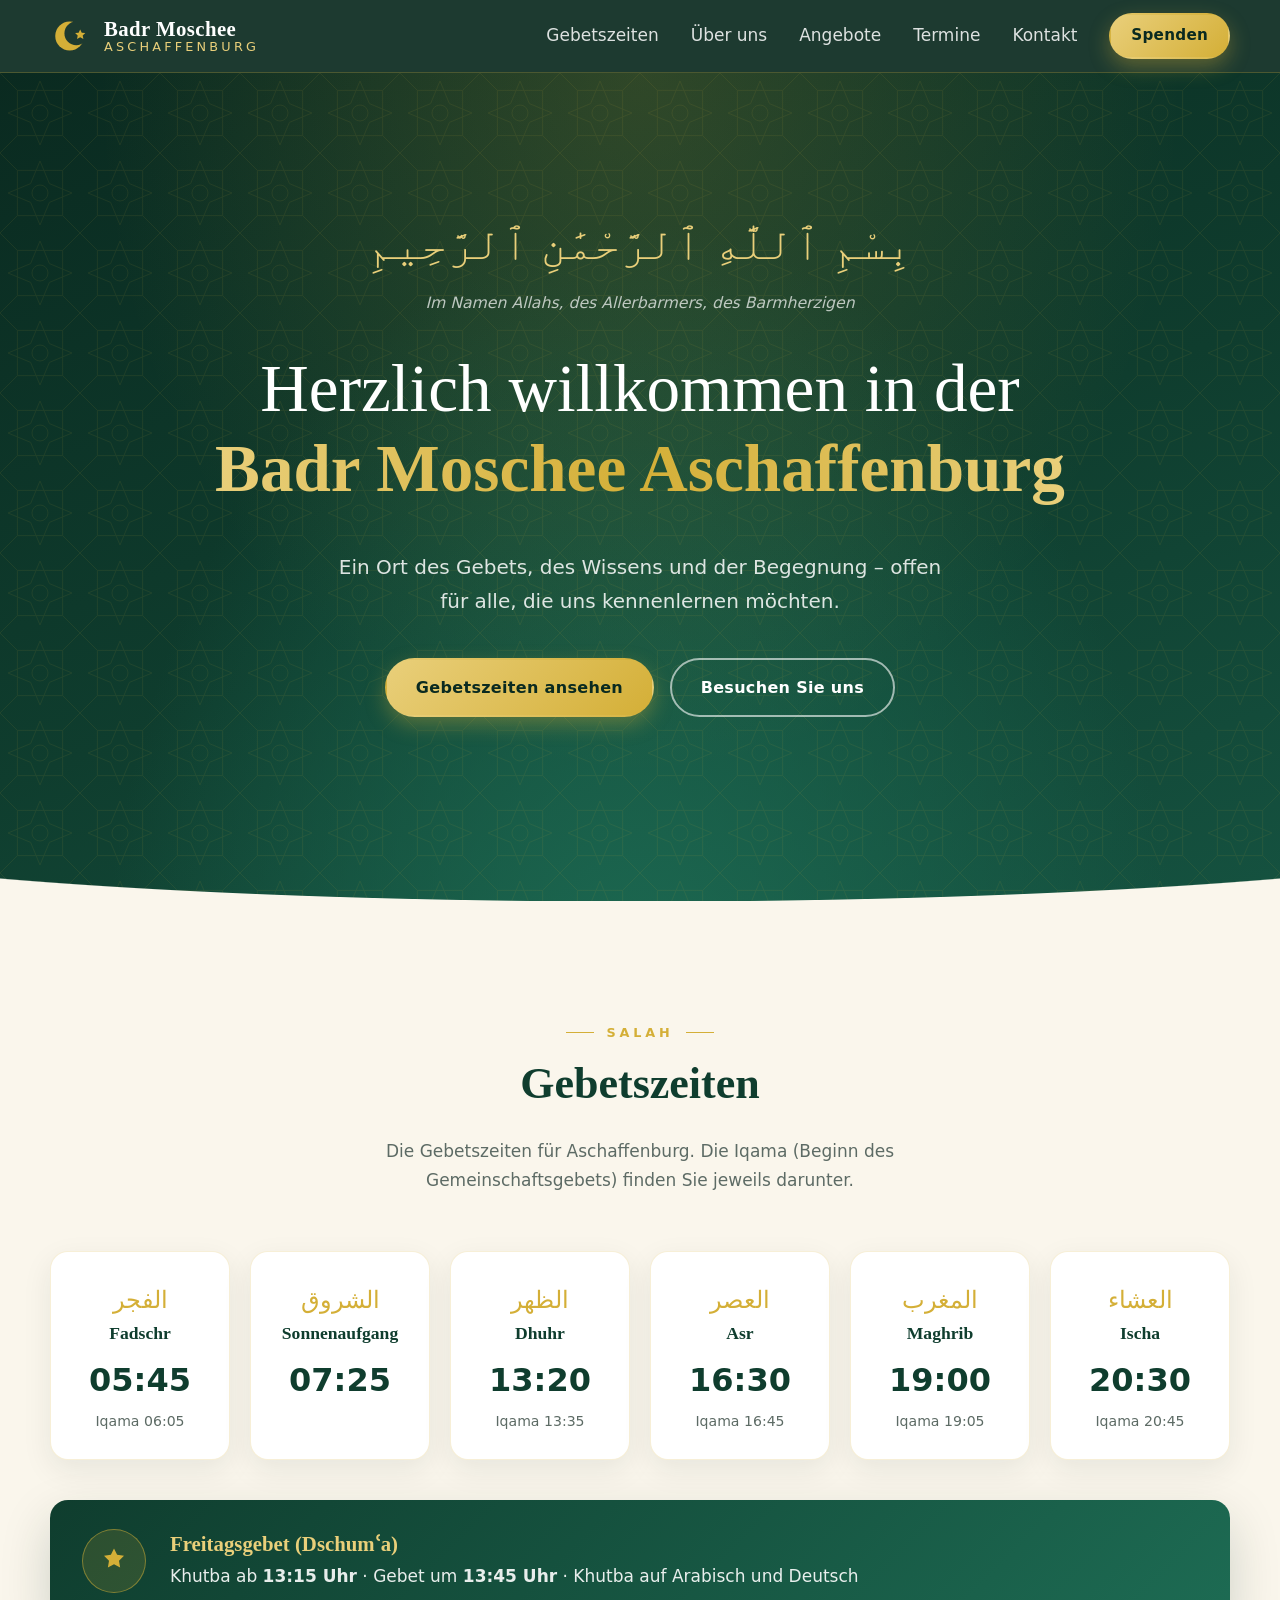
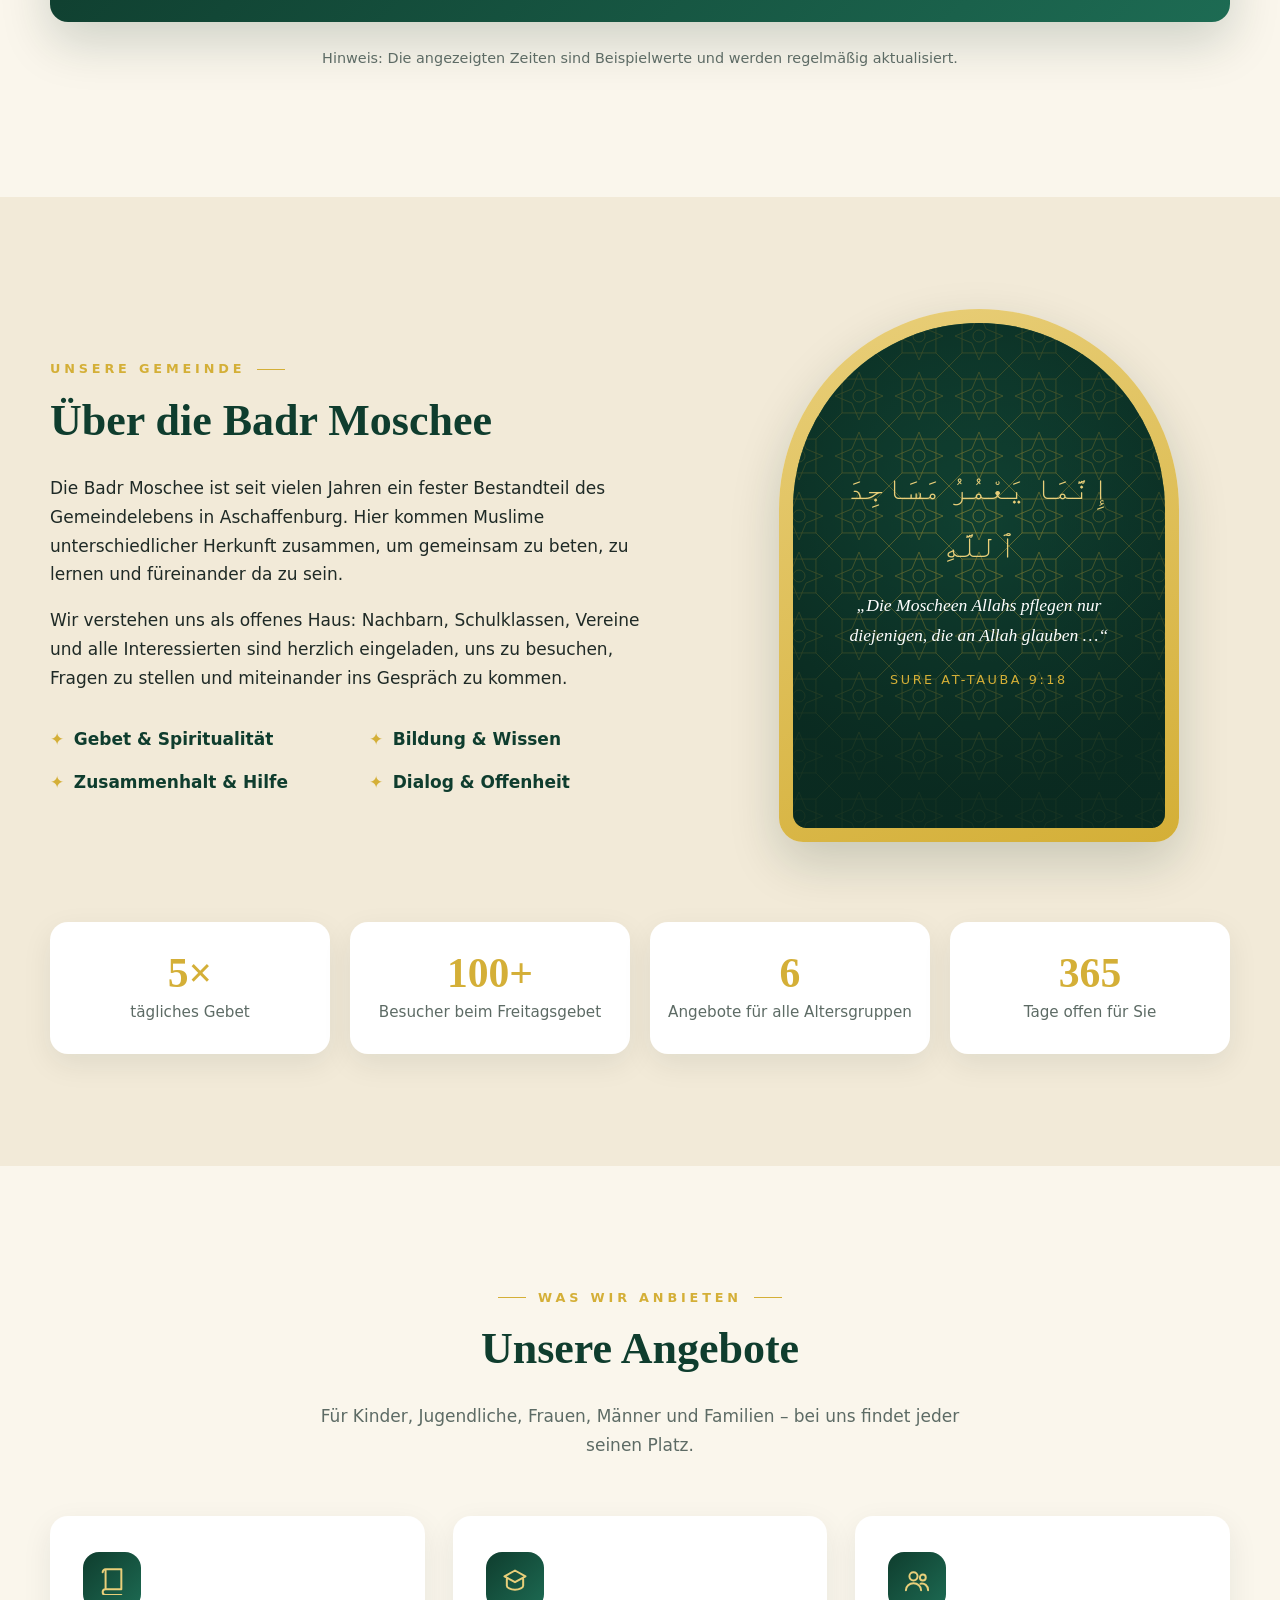
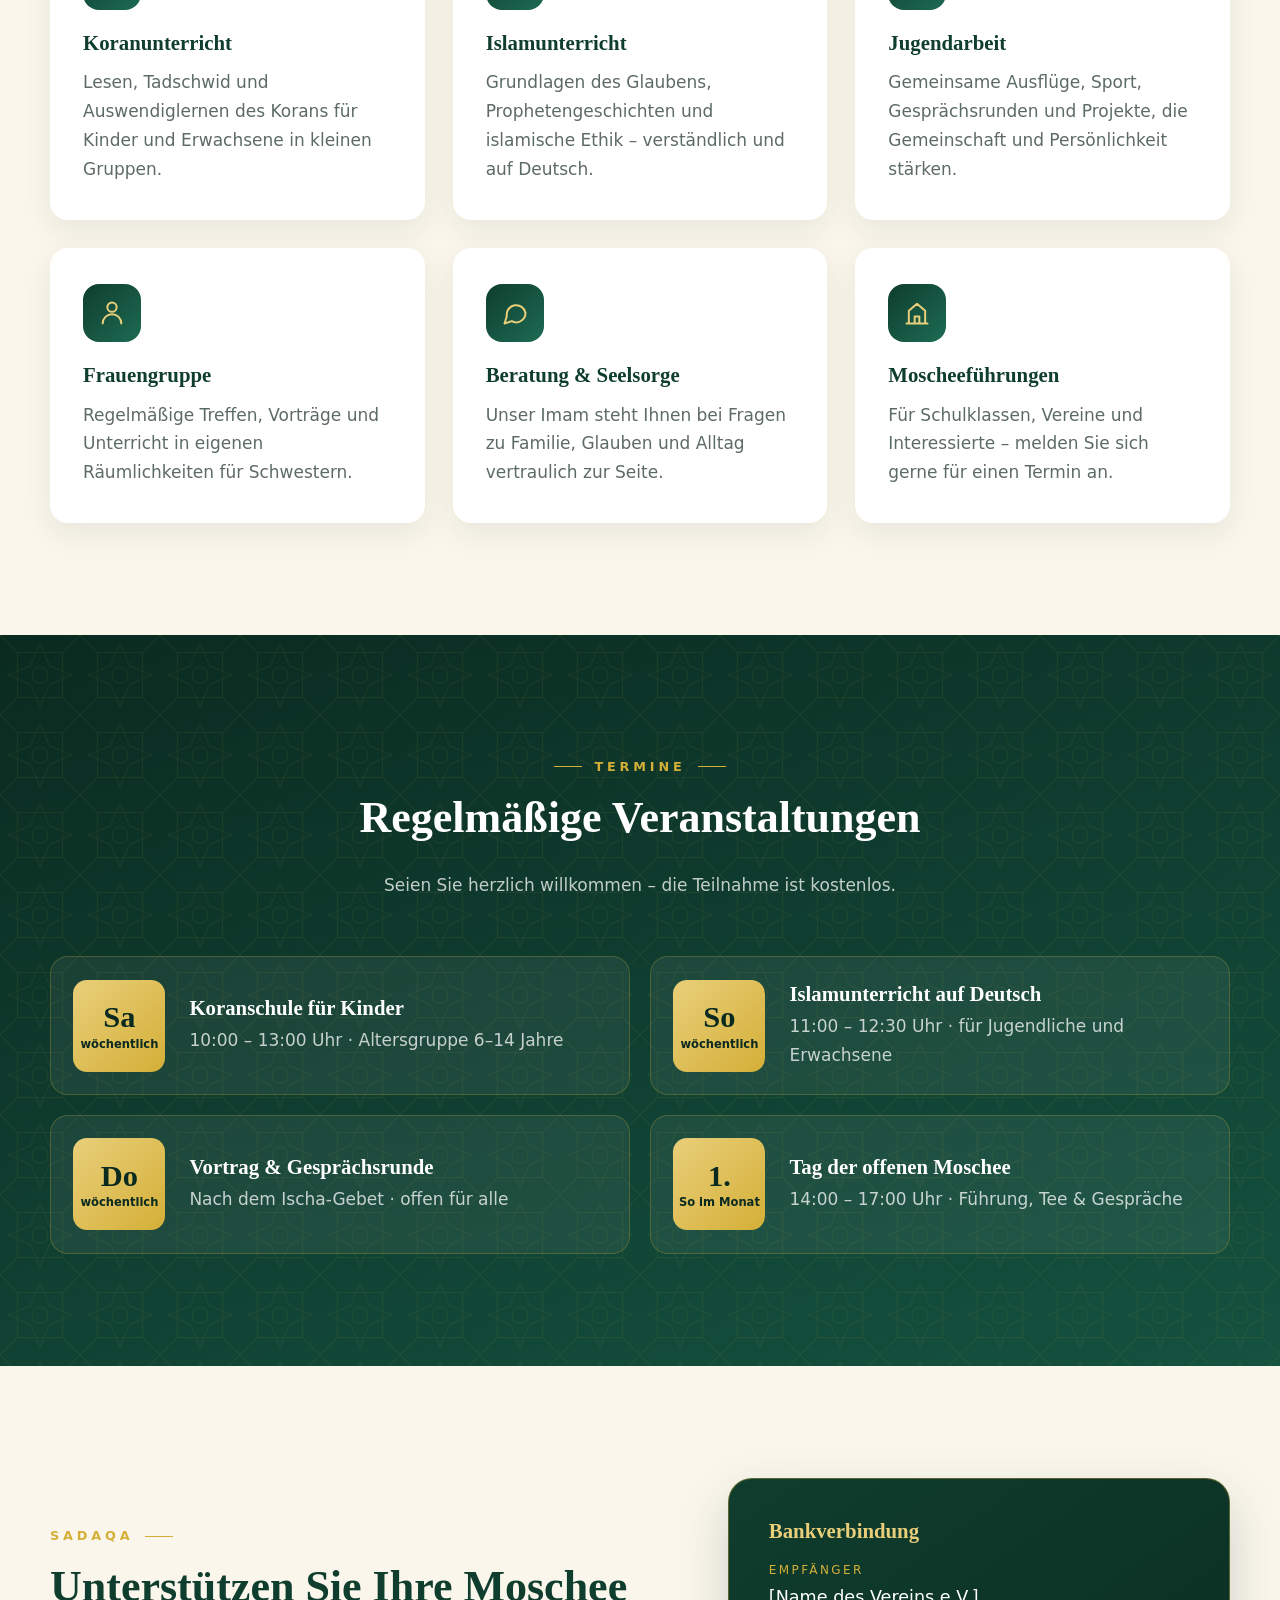
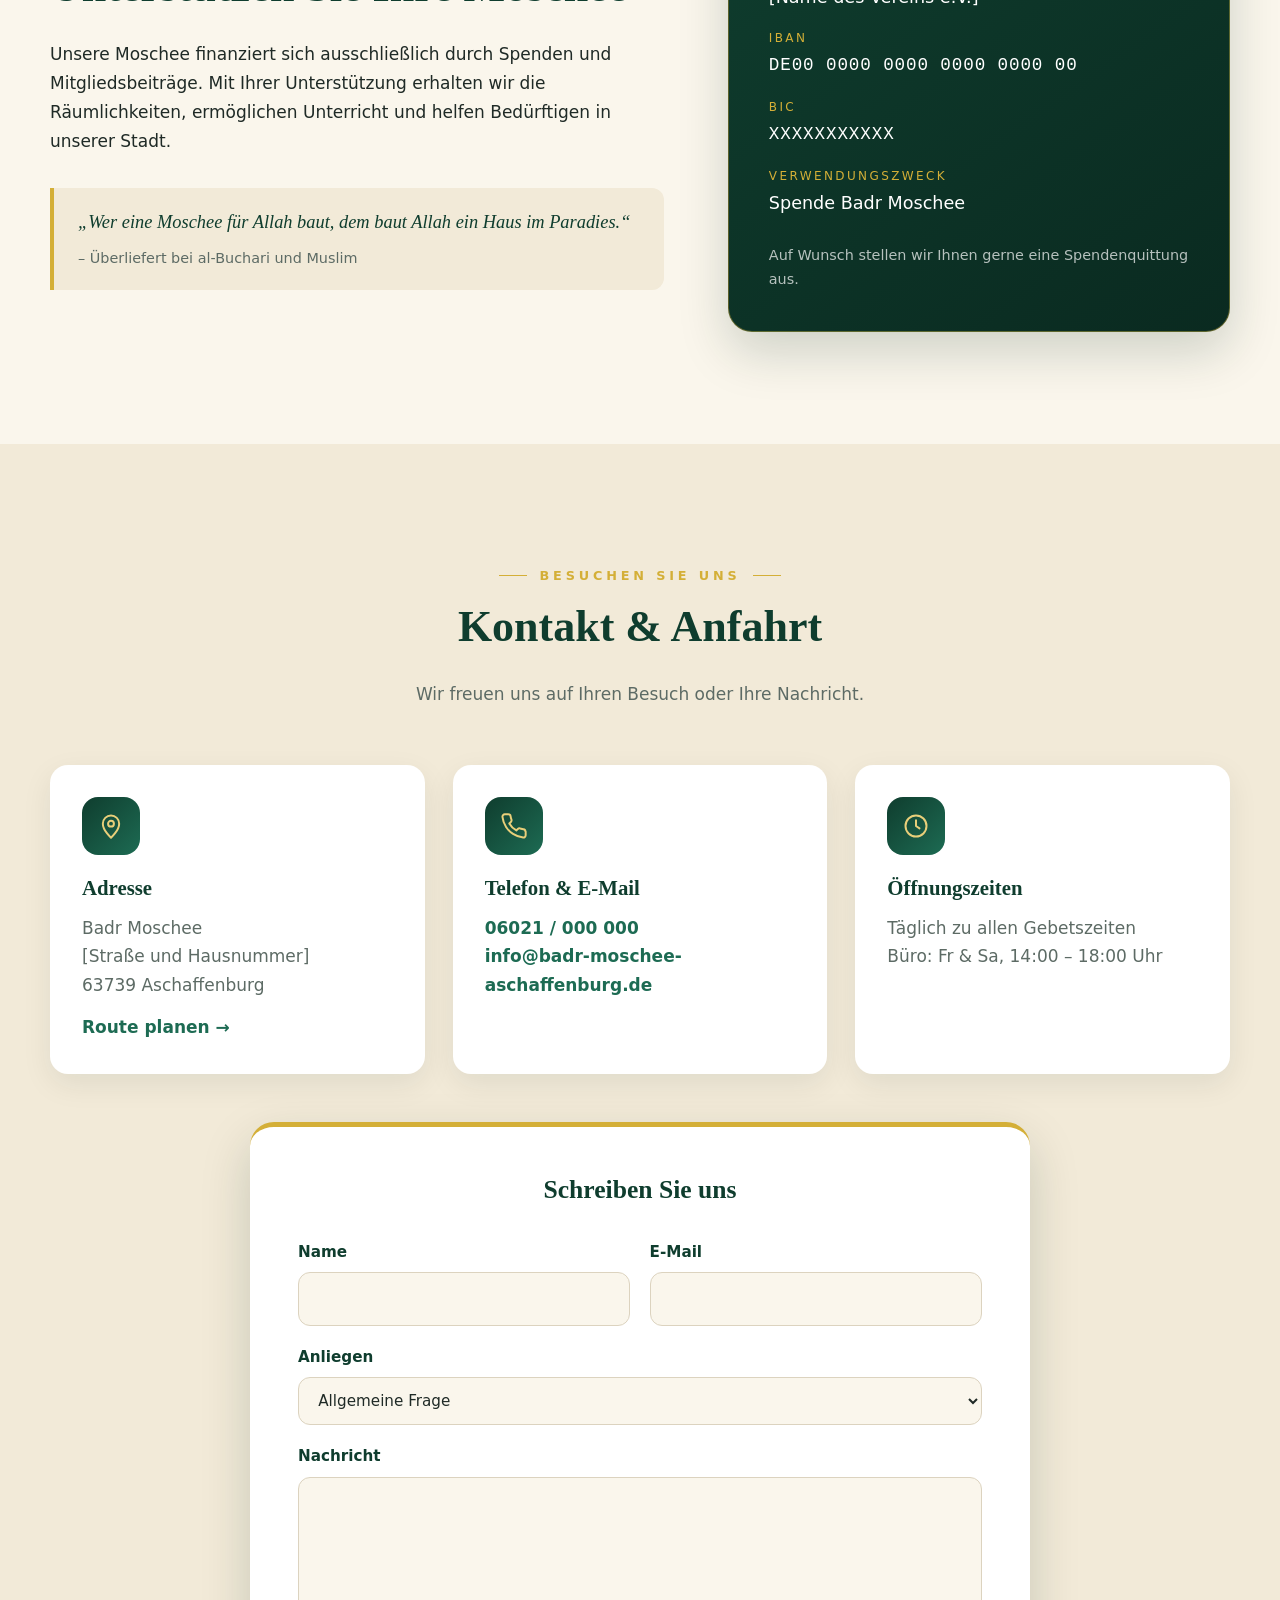
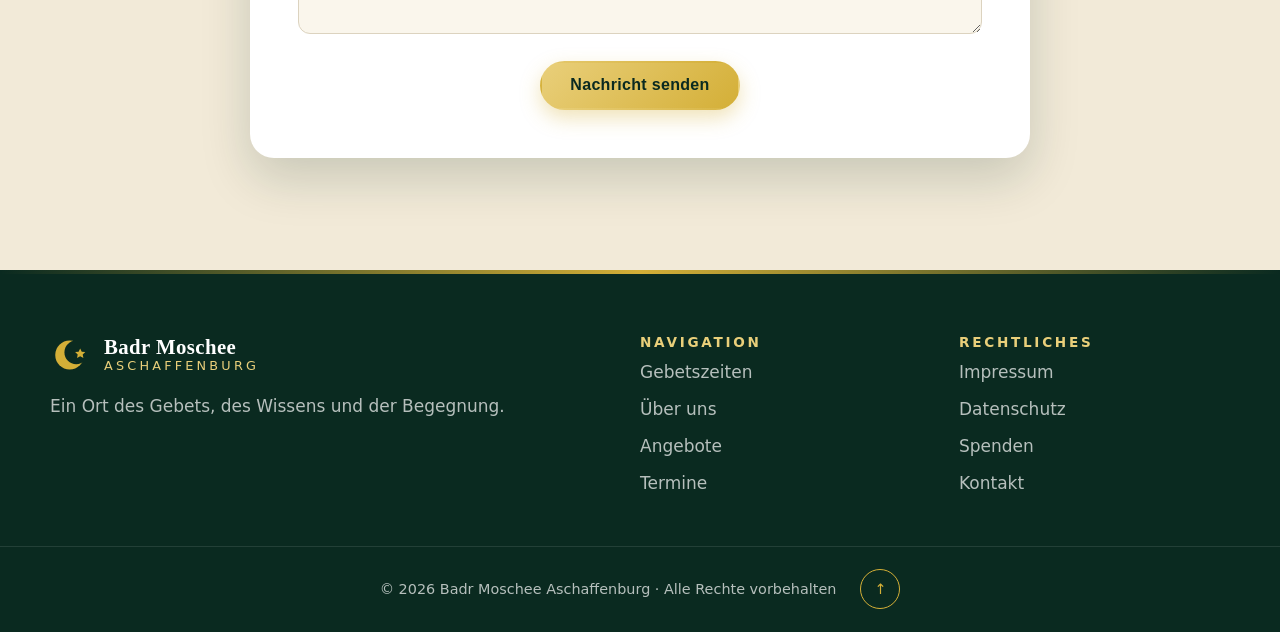
<file: index.html>
<!DOCTYPE html>
<html lang="de">
<head>
  <meta charset="UTF-8">
  <meta name="viewport" content="width=device-width, initial-scale=1.0">
  <title>Badr Moschee Aschaffenburg</title>
  <meta name="description" content="Badr Moschee Aschaffenburg – Gebetszeiten, Freitagsgebet, Koranunterricht, Veranstaltungen und Kontakt. Herzlich willkommen in unserer Gemeinde.">
  <meta name="theme-color" content="#0f3d2e">
  <link rel="icon" href="data:image/svg+xml,%3Csvg xmlns='http://www.w3.org/2000/svg' viewBox='0 0 64 64'%3E%3Crect width='64' height='64' rx='14' fill='%230f3d2e'/%3E%3Cpath d='M38 14a18 18 0 1 0 0 36a14 14 0 1 1 0-36z' fill='%23d4af37'/%3E%3C/svg%3E">
  <link rel="stylesheet" href="style.css">
</head>
<body>

  <!-- ============ HEADER / NAVIGATION ============ -->
  <header class="site-header">
    <div class="container nav-wrap">
      <a href="#start" class="logo" aria-label="Badr Moschee – zur Startseite">
        <svg class="logo-icon" viewBox="0 0 64 64" aria-hidden="true">
          <mask id="moon1"><rect width="64" height="64" fill="#fff"/><circle cx="40" cy="28" r="18" fill="#000"/></mask><circle cx="30" cy="32" r="22" mask="url(#moon1)"/>
          <path d="M46 22l2.4 5 5.4.6-4 3.7 1.1 5.4-4.9-2.7-4.8 2.7 1-5.4-4-3.7 5.4-.6z"/>
        </svg>
        <span class="logo-text">
          <strong>Badr Moschee</strong>
          <small>Aschaffenburg</small>
        </span>
      </a>

      <!-- Mobiles Menü ohne JavaScript (Checkbox-Technik) -->
      <input type="checkbox" id="nav-toggle" class="nav-toggle">
      <label for="nav-toggle" class="nav-toggle-label" aria-label="Menü öffnen">
        <span></span>
      </label>

      <nav class="main-nav" aria-label="Hauptnavigation">
        <ul>
          <li><a href="#gebetszeiten">Gebetszeiten</a></li>
          <li><a href="#ueber-uns">Über uns</a></li>
          <li><a href="#angebote">Angebote</a></li>
          <li><a href="#veranstaltungen">Termine</a></li>
          <li><a href="#kontakt">Kontakt</a></li>
          <li><a href="#spenden" class="btn btn-gold btn-small">Spenden</a></li>
        </ul>
      </nav>
    </div>
  </header>

  <main>

    <!-- ============ HERO ============ -->
    <section class="hero" id="start">
      <div class="hero-pattern" aria-hidden="true"></div>
      <div class="container hero-content">
        <p class="arabic" lang="ar" dir="rtl">بِسْمِ ٱللَّٰهِ ٱلرَّحْمَٰنِ ٱلرَّحِيمِ</p>
        <p class="hero-sub">Im Namen Allahs, des Allerbarmers, des Barmherzigen</p>
        <h1>Herzlich willkommen in der<br><span>Badr Moschee Aschaffenburg</span></h1>
        <p class="hero-text">
          Ein Ort des Gebets, des Wissens und der Begegnung – offen für alle,
          die uns kennenlernen möchten.
        </p>
        <div class="hero-actions">
          <a href="#gebetszeiten" class="btn btn-gold">Gebetszeiten ansehen</a>
          <a href="#kontakt" class="btn btn-outline">Besuchen Sie uns</a>
        </div>
      </div>
      <div class="hero-arch" aria-hidden="true"></div>
    </section>

    <!-- ============ GEBETSZEITEN ============ -->
    <section class="section" id="gebetszeiten">
      <div class="container">
        <header class="section-head">
          <span class="eyebrow">Salah</span>
          <h2>Gebetszeiten</h2>
          <p>Die Gebetszeiten für Aschaffenburg. Die Iqama (Beginn des Gemeinschaftsgebets) finden Sie jeweils darunter.</p>
        </header>

        <div class="prayer-grid">
          <article class="prayer-card">
            <span class="prayer-ar" lang="ar">الفجر</span>
            <h3>Fadschr</h3>
            <p class="prayer-time">05:45</p>
            <p class="iqama">Iqama 06:05</p>
          </article>
          <article class="prayer-card">
            <span class="prayer-ar" lang="ar">الشروق</span>
            <h3>Sonnenaufgang</h3>
            <p class="prayer-time">07:25</p>
            <p class="iqama">&nbsp;</p>
          </article>
          <article class="prayer-card">
            <span class="prayer-ar" lang="ar">الظهر</span>
            <h3>Dhuhr</h3>
            <p class="prayer-time">13:20</p>
            <p class="iqama">Iqama 13:35</p>
          </article>
          <article class="prayer-card">
            <span class="prayer-ar" lang="ar">العصر</span>
            <h3>Asr</h3>
            <p class="prayer-time">16:30</p>
            <p class="iqama">Iqama 16:45</p>
          </article>
          <article class="prayer-card">
            <span class="prayer-ar" lang="ar">المغرب</span>
            <h3>Maghrib</h3>
            <p class="prayer-time">19:00</p>
            <p class="iqama">Iqama 19:05</p>
          </article>
          <article class="prayer-card">
            <span class="prayer-ar" lang="ar">العشاء</span>
            <h3>Ischa</h3>
            <p class="prayer-time">20:30</p>
            <p class="iqama">Iqama 20:45</p>
          </article>
        </div>

        <div class="jumua">
          <div class="jumua-icon" aria-hidden="true">
            <svg viewBox="0 0 24 24"><path d="M12 2l2.5 5 5.5.8-4 3.9.9 5.5L12 14.6 7.1 17.2l.9-5.5-4-3.9 5.5-.8z"/></svg>
          </div>
          <div>
            <h3>Freitagsgebet (Dschumʿa)</h3>
            <p>Khutba ab <strong>13:15 Uhr</strong> · Gebet um <strong>13:45 Uhr</strong> · Khutba auf Arabisch und Deutsch</p>
          </div>
        </div>
        <p class="note">Hinweis: Die angezeigten Zeiten sind Beispielwerte und werden regelmäßig aktualisiert.</p>
      </div>
    </section>

    <!-- ============ ÜBER UNS ============ -->
    <section class="section section-alt" id="ueber-uns">
      <div class="container about">
        <div class="about-text">
          <span class="eyebrow">Unsere Gemeinde</span>
          <h2>Über die Badr Moschee</h2>
          <p>
            Die Badr Moschee ist seit vielen Jahren ein fester Bestandteil des
            Gemeindelebens in Aschaffenburg. Hier kommen Muslime unterschiedlicher
            Herkunft zusammen, um gemeinsam zu beten, zu lernen und füreinander
            da zu sein.
          </p>
          <p>
            Wir verstehen uns als offenes Haus: Nachbarn, Schulklassen, Vereine
            und alle Interessierten sind herzlich eingeladen, uns zu besuchen,
            Fragen zu stellen und miteinander ins Gespräch zu kommen.
          </p>
          <ul class="values">
            <li><span>✦</span> Gebet &amp; Spiritualität</li>
            <li><span>✦</span> Bildung &amp; Wissen</li>
            <li><span>✦</span> Zusammenhalt &amp; Hilfe</li>
            <li><span>✦</span> Dialog &amp; Offenheit</li>
          </ul>
        </div>

        <div class="about-visual" aria-hidden="true">
          <div class="arch-frame">
            <div class="arch-inner">
              <p class="ayah" lang="ar" dir="rtl">إِنَّمَا يَعْمُرُ مَسَاجِدَ ٱللَّهِ</p>
              <p class="ayah-de">„Die Moscheen Allahs pflegen nur diejenigen, die an Allah glauben …“</p>
              <p class="ayah-ref">Sure at-Tauba 9:18</p>
            </div>
          </div>
        </div>
      </div>

      <div class="container stats">
        <div class="stat"><strong>5×</strong><span>tägliches Gebet</span></div>
        <div class="stat"><strong>100+</strong><span>Besucher beim Freitagsgebet</span></div>
        <div class="stat"><strong>6</strong><span>Angebote für alle Altersgruppen</span></div>
        <div class="stat"><strong>365</strong><span>Tage offen für Sie</span></div>
      </div>
    </section>

    <!-- ============ ANGEBOTE ============ -->
    <section class="section" id="angebote">
      <div class="container">
        <header class="section-head">
          <span class="eyebrow">Was wir anbieten</span>
          <h2>Unsere Angebote</h2>
          <p>Für Kinder, Jugendliche, Frauen, Männer und Familien – bei uns findet jeder seinen Platz.</p>
        </header>

        <div class="cards">
          <article class="card">
            <div class="card-icon" aria-hidden="true">
              <svg viewBox="0 0 24 24"><path d="M4 4.5A2.5 2.5 0 0 1 6.5 2H20v17H6.5a2.5 2.5 0 0 0 0 5H20M6.5 2v17"/></svg>
            </div>
            <h3>Koranunterricht</h3>
            <p>Lesen, Tadschwid und Auswendiglernen des Korans für Kinder und Erwachsene in kleinen Gruppen.</p>
          </article>
          <article class="card">
            <div class="card-icon" aria-hidden="true">
              <svg viewBox="0 0 24 24"><path d="M12 3l9 5-9 5-9-5 9-5zM5 10.5V16c0 1.7 3.1 3.5 7 3.5s7-1.8 7-3.5v-5.5"/></svg>
            </div>
            <h3>Islamunterricht</h3>
            <p>Grundlagen des Glaubens, Prophetengeschichten und islamische Ethik – verständlich und auf Deutsch.</p>
          </article>
          <article class="card">
            <div class="card-icon" aria-hidden="true">
              <svg viewBox="0 0 24 24"><circle cx="9" cy="8" r="3.5"/><circle cx="17" cy="9" r="2.5"/><path d="M2.5 20c0-3.6 2.9-6 6.5-6s6.5 2.4 6.5 6M15 14.3c3.3-.6 6.5 1.4 6.5 5.7"/></svg>
            </div>
            <h3>Jugendarbeit</h3>
            <p>Gemeinsame Ausflüge, Sport, Gesprächsrunden und Projekte, die Gemeinschaft und Persönlichkeit stärken.</p>
          </article>
          <article class="card">
            <div class="card-icon" aria-hidden="true">
              <svg viewBox="0 0 24 24"><circle cx="12" cy="7" r="4"/><path d="M4 21c0-4.4 3.6-8 8-8s8 3.6 8 8"/></svg>
            </div>
            <h3>Frauengruppe</h3>
            <p>Regelmäßige Treffen, Vorträge und Unterricht in eigenen Räumlichkeiten für Schwestern.</p>
          </article>
          <article class="card">
            <div class="card-icon" aria-hidden="true">
              <svg viewBox="0 0 24 24"><path d="M21 12a8 8 0 0 1-11.8 7L3 21l2-6.2A8 8 0 1 1 21 12z"/></svg>
            </div>
            <h3>Beratung &amp; Seelsorge</h3>
            <p>Unser Imam steht Ihnen bei Fragen zu Familie, Glauben und Alltag vertraulich zur Seite.</p>
          </article>
          <article class="card">
            <div class="card-icon" aria-hidden="true">
              <svg viewBox="0 0 24 24"><path d="M3 21h18M5 21V10l7-6 7 6v11M10 21v-6h4v6"/></svg>
            </div>
            <h3>Moscheeführungen</h3>
            <p>Für Schulklassen, Vereine und Interessierte – melden Sie sich gerne für einen Termin an.</p>
          </article>
        </div>
      </div>
    </section>

    <!-- ============ VERANSTALTUNGEN ============ -->
    <section class="section section-dark" id="veranstaltungen">
      <div class="hero-pattern" aria-hidden="true"></div>
      <div class="container">
        <header class="section-head light">
          <span class="eyebrow">Termine</span>
          <h2>Regelmäßige Veranstaltungen</h2>
          <p>Seien Sie herzlich willkommen – die Teilnahme ist kostenlos.</p>
        </header>

        <div class="events">
          <article class="event">
            <div class="event-date"><span>Sa</span><small>wöchentlich</small></div>
            <div class="event-body">
              <h3>Koranschule für Kinder</h3>
              <p>10:00 – 13:00 Uhr · Altersgruppe 6–14 Jahre</p>
            </div>
          </article>
          <article class="event">
            <div class="event-date"><span>So</span><small>wöchentlich</small></div>
            <div class="event-body">
              <h3>Islamunterricht auf Deutsch</h3>
              <p>11:00 – 12:30 Uhr · für Jugendliche und Erwachsene</p>
            </div>
          </article>
          <article class="event">
            <div class="event-date"><span>Do</span><small>wöchentlich</small></div>
            <div class="event-body">
              <h3>Vortrag &amp; Gesprächsrunde</h3>
              <p>Nach dem Ischa-Gebet · offen für alle</p>
            </div>
          </article>
          <article class="event">
            <div class="event-date"><span>1.</span><small>So im Monat</small></div>
            <div class="event-body">
              <h3>Tag der offenen Moschee</h3>
              <p>14:00 – 17:00 Uhr · Führung, Tee &amp; Gespräche</p>
            </div>
          </article>
        </div>
      </div>
    </section>

    <!-- ============ SPENDEN ============ -->
    <section class="section" id="spenden">
      <div class="container donate">
        <div class="donate-text">
          <span class="eyebrow">Sadaqa</span>
          <h2>Unterstützen Sie Ihre Moschee</h2>
          <p>
            Unsere Moschee finanziert sich ausschließlich durch Spenden und Mitgliedsbeiträge.
            Mit Ihrer Unterstützung erhalten wir die Räumlichkeiten, ermöglichen Unterricht
            und helfen Bedürftigen in unserer Stadt.
          </p>
          <blockquote>
            „Wer eine Moschee für Allah baut, dem baut Allah ein Haus im Paradies.“
            <cite>– Überliefert bei al-Buchari und Muslim</cite>
          </blockquote>
        </div>

        <div class="bank-card">
          <h3>Bankverbindung</h3>
          <dl>
            <dt>Empfänger</dt>
            <dd>[Name des Vereins e.V.]</dd>
            <dt>IBAN</dt>
            <dd class="mono">DE00 0000 0000 0000 0000 00</dd>
            <dt>BIC</dt>
            <dd class="mono">XXXXXXXXXXX</dd>
            <dt>Verwendungszweck</dt>
            <dd>Spende Badr Moschee</dd>
          </dl>
          <p class="small">Auf Wunsch stellen wir Ihnen gerne eine Spendenquittung aus.</p>
        </div>
      </div>
    </section>

    <!-- ============ KONTAKT ============ -->
    <section class="section section-alt" id="kontakt">
      <div class="container">
        <header class="section-head">
          <span class="eyebrow">Besuchen Sie uns</span>
          <h2>Kontakt &amp; Anfahrt</h2>
          <p>Wir freuen uns auf Ihren Besuch oder Ihre Nachricht.</p>
        </header>

        <div class="contact-grid">
          <div class="contact-item">
            <div class="card-icon" aria-hidden="true">
              <svg viewBox="0 0 24 24"><path d="M12 22s7-6.2 7-12a7 7 0 1 0-14 0c0 5.8 7 12 7 12z"/><circle cx="12" cy="10" r="2.5"/></svg>
            </div>
            <h3>Adresse</h3>
            <address>
              Badr Moschee<br>
              [Straße und Hausnummer]<br>
              63739 Aschaffenburg
            </address>
            <a class="link" href="https://www.openstreetmap.org/search?query=Badr%20Moschee%20Aschaffenburg" target="_blank" rel="noopener">Route planen →</a>
          </div>

          <div class="contact-item">
            <div class="card-icon" aria-hidden="true">
              <svg viewBox="0 0 24 24"><path d="M22 16.9v3a2 2 0 0 1-2.2 2 19.8 19.8 0 0 1-8.6-3.1 19.5 19.5 0 0 1-6-6A19.8 19.8 0 0 1 2.1 4.2 2 2 0 0 1 4.1 2h3a2 2 0 0 1 2 1.7c.1.9.4 1.8.7 2.7a2 2 0 0 1-.5 2.1L8 9.8a16 16 0 0 0 6 6l1.3-1.3a2 2 0 0 1 2.1-.4c.9.3 1.8.6 2.7.7a2 2 0 0 1 1.7 2z"/></svg>
            </div>
            <h3>Telefon &amp; E-Mail</h3>
            <p>
              <a class="link" href="tel:+4960210000000">06021 / 000 000</a><br>
              <a class="link" href="mailto:info@badr-moschee-aschaffenburg.de">info@badr-moschee-aschaffenburg.de</a>
            </p>
          </div>

          <div class="contact-item">
            <div class="card-icon" aria-hidden="true">
              <svg viewBox="0 0 24 24"><circle cx="12" cy="12" r="9"/><path d="M12 7v5l3 2"/></svg>
            </div>
            <h3>Öffnungszeiten</h3>
            <p>
              Täglich zu allen Gebetszeiten<br>
              Büro: Fr &amp; Sa, 14:00 – 18:00 Uhr
            </p>
          </div>
        </div>

        <!-- Kontaktformular: öffnet das E-Mail-Programm (kein Server nötig) -->
        <form class="contact-form" action="mailto:info@badr-moschee-aschaffenburg.de" method="post" enctype="text/plain">
          <h3>Schreiben Sie uns</h3>
          <div class="form-row">
            <label>
              Name
              <input type="text" name="name" required autocomplete="name">
            </label>
            <label>
              E-Mail
              <input type="email" name="email" required autocomplete="email">
            </label>
          </div>
          <label>
            Anliegen
            <select name="anliegen">
              <option>Allgemeine Frage</option>
              <option>Moscheeführung anfragen</option>
              <option>Anmeldung Koranunterricht</option>
              <option>Spenden &amp; Mitgliedschaft</option>
              <option>Sonstiges</option>
            </select>
          </label>
          <label>
            Nachricht
            <textarea name="nachricht" rows="5" required></textarea>
          </label>
          <button type="submit" class="btn btn-gold">Nachricht senden</button>
        </form>
      </div>
    </section>

  </main>

  <!-- ============ FOOTER ============ -->
  <footer class="site-footer">
    <div class="container footer-grid">
      <div>
        <a href="#start" class="logo logo-footer">
          <svg class="logo-icon" viewBox="0 0 64 64" aria-hidden="true">
            <mask id="moon2"><rect width="64" height="64" fill="#fff"/><circle cx="40" cy="28" r="18" fill="#000"/></mask><circle cx="30" cy="32" r="22" mask="url(#moon2)"/>
            <path d="M46 22l2.4 5 5.4.6-4 3.7 1.1 5.4-4.9-2.7-4.8 2.7 1-5.4-4-3.7 5.4-.6z"/>
          </svg>
          <span class="logo-text"><strong>Badr Moschee</strong><small>Aschaffenburg</small></span>
        </a>
        <p>Ein Ort des Gebets, des Wissens und der Begegnung.</p>
      </div>
      <div>
        <h4>Navigation</h4>
        <ul>
          <li><a href="#gebetszeiten">Gebetszeiten</a></li>
          <li><a href="#ueber-uns">Über uns</a></li>
          <li><a href="#angebote">Angebote</a></li>
          <li><a href="#veranstaltungen">Termine</a></li>
        </ul>
      </div>
      <div>
        <h4>Rechtliches</h4>
        <ul>
          <li><a href="impressum.html">Impressum</a></li>
          <li><a href="datenschutz.html">Datenschutz</a></li>
          <li><a href="#spenden">Spenden</a></li>
          <li><a href="#kontakt">Kontakt</a></li>
        </ul>
      </div>
    </div>
    <div class="footer-bottom">
      <p>© 2026 Badr Moschee Aschaffenburg · Alle Rechte vorbehalten</p>
      <a href="#start" class="to-top" aria-label="Nach oben">↑</a>
    </div>
  </footer>

</body>
</html>
</file>
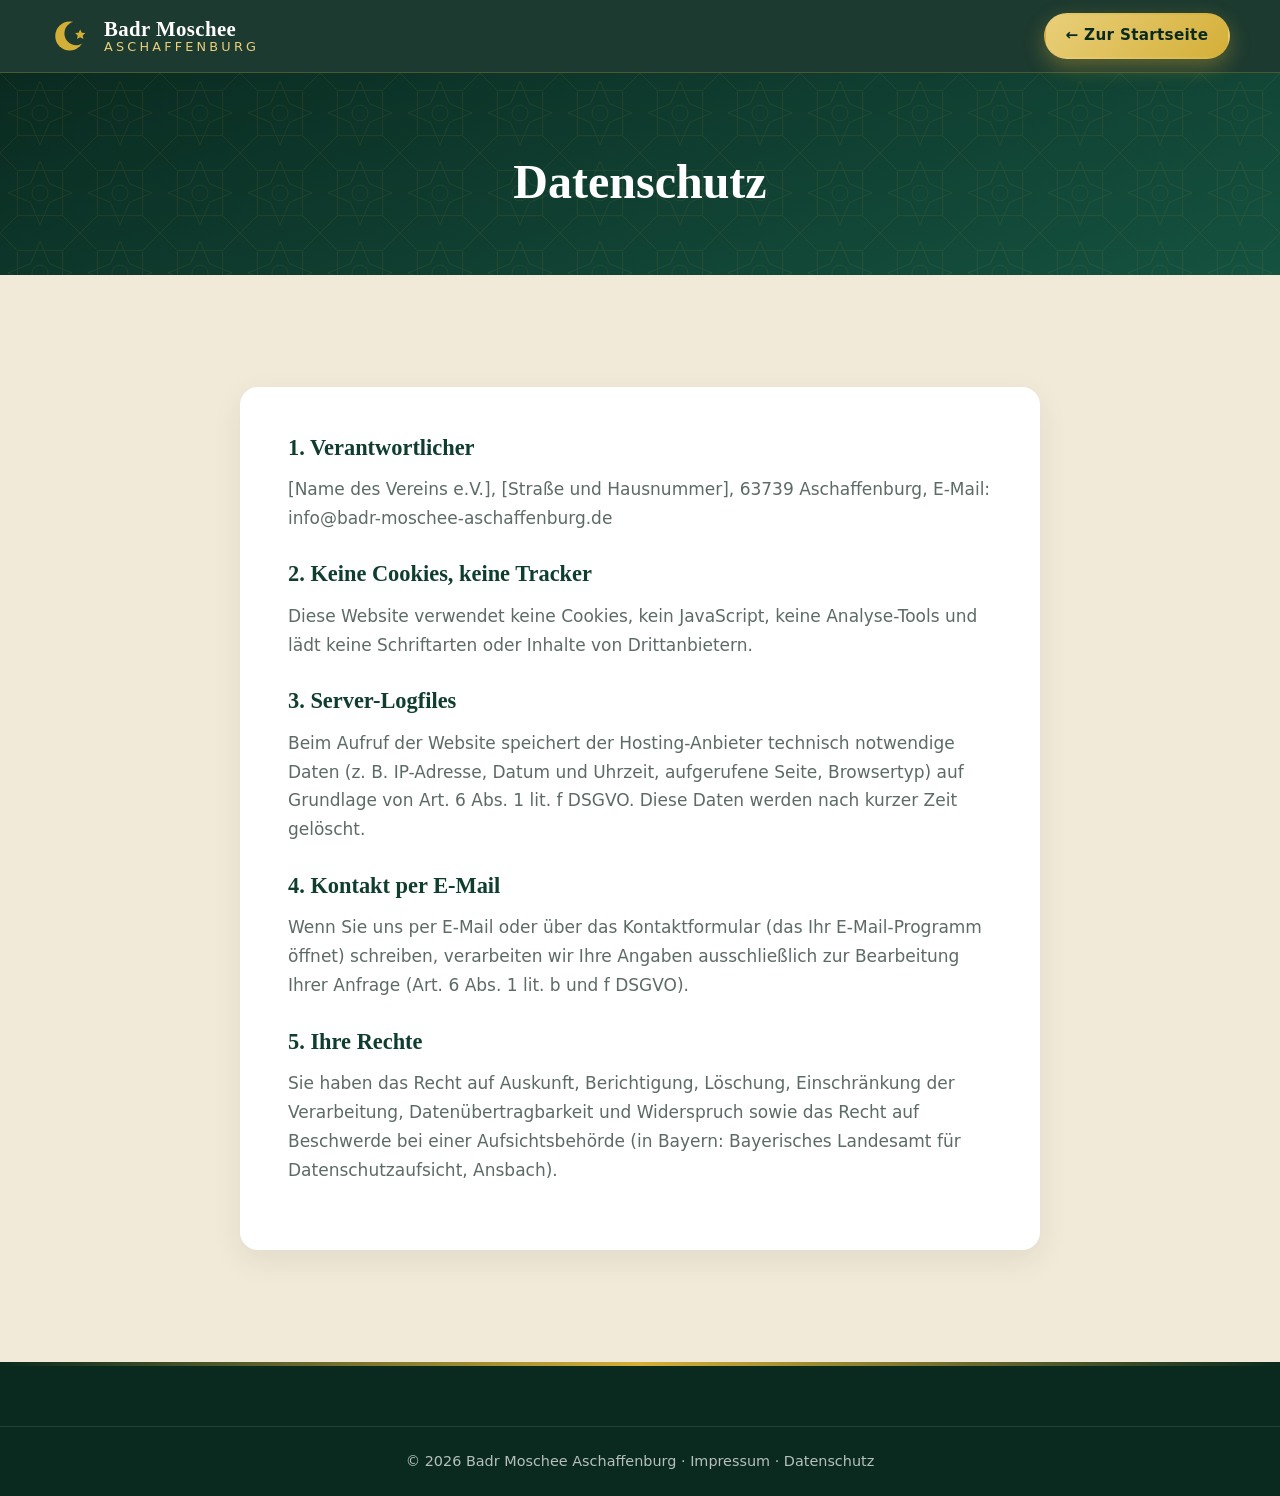
<file: datenschutz.html>
<!DOCTYPE html>
<html lang="de">
<head>
  <meta charset="UTF-8">
  <meta name="viewport" content="width=device-width, initial-scale=1.0">
  <title>Datenschutz – Badr Moschee Aschaffenburg</title>
  <meta name="robots" content="noindex">
  <link rel="stylesheet" href="style.css">
</head>
<body>
  <header class="site-header">
    <div class="container nav-wrap">
      <a href="index.html" class="logo">
        <svg class="logo-icon" viewBox="0 0 64 64" aria-hidden="true">
          <mask id="moon1"><rect width="64" height="64" fill="#fff"/><circle cx="40" cy="28" r="18" fill="#000"/></mask><circle cx="30" cy="32" r="22" mask="url(#moon1)"/>
          <path d="M46 22l2.4 5 5.4.6-4 3.7 1.1 5.4-4.9-2.7-4.8 2.7 1-5.4-4-3.7 5.4-.6z"/>
        </svg>
        <span class="logo-text"><strong>Badr Moschee</strong><small>Aschaffenburg</small></span>
      </a>
      <a href="index.html" class="btn btn-gold btn-small">← Zur Startseite</a>
    </div>
  </header>
  <main>
    <section class="page-hero">
      <div class="hero-pattern" aria-hidden="true"></div>
      <h1>Datenschutz</h1>
    </section>
    <section class="section section-alt">
      <div class="container legal">
        <h2>1. Verantwortlicher</h2>
        <p>[Name des Vereins e.V.], [Straße und Hausnummer], 63739 Aschaffenburg, E-Mail: info@badr-moschee-aschaffenburg.de</p>
        <h2>2. Keine Cookies, keine Tracker</h2>
        <p>Diese Website verwendet keine Cookies, kein JavaScript, keine Analyse-Tools und lädt keine Schriftarten oder Inhalte von Drittanbietern.</p>
        <h2>3. Server-Logfiles</h2>
        <p>Beim Aufruf der Website speichert der Hosting-Anbieter technisch notwendige Daten (z.&nbsp;B. IP-Adresse, Datum und Uhrzeit, aufgerufene Seite, Browsertyp) auf Grundlage von Art.&nbsp;6 Abs.&nbsp;1 lit.&nbsp;f DSGVO. Diese Daten werden nach kurzer Zeit gelöscht.</p>
        <h2>4. Kontakt per E-Mail</h2>
        <p>Wenn Sie uns per E-Mail oder über das Kontaktformular (das Ihr E-Mail-Programm öffnet) schreiben, verarbeiten wir Ihre Angaben ausschließlich zur Bearbeitung Ihrer Anfrage (Art.&nbsp;6 Abs.&nbsp;1 lit.&nbsp;b und f DSGVO).</p>
        <h2>5. Ihre Rechte</h2>
        <p>Sie haben das Recht auf Auskunft, Berichtigung, Löschung, Einschränkung der Verarbeitung, Datenübertragbarkeit und Widerspruch sowie das Recht auf Beschwerde bei einer Aufsichtsbehörde (in Bayern: Bayerisches Landesamt für Datenschutzaufsicht, Ansbach).</p>
      </div>
    </section>
  </main>
  <footer class="site-footer">
    <div class="footer-bottom">
      <p>© 2026 Badr Moschee Aschaffenburg · <a href="impressum.html">Impressum</a> · <a href="datenschutz.html">Datenschutz</a></p>
    </div>
  </footer>
</body>
</html>
</file>
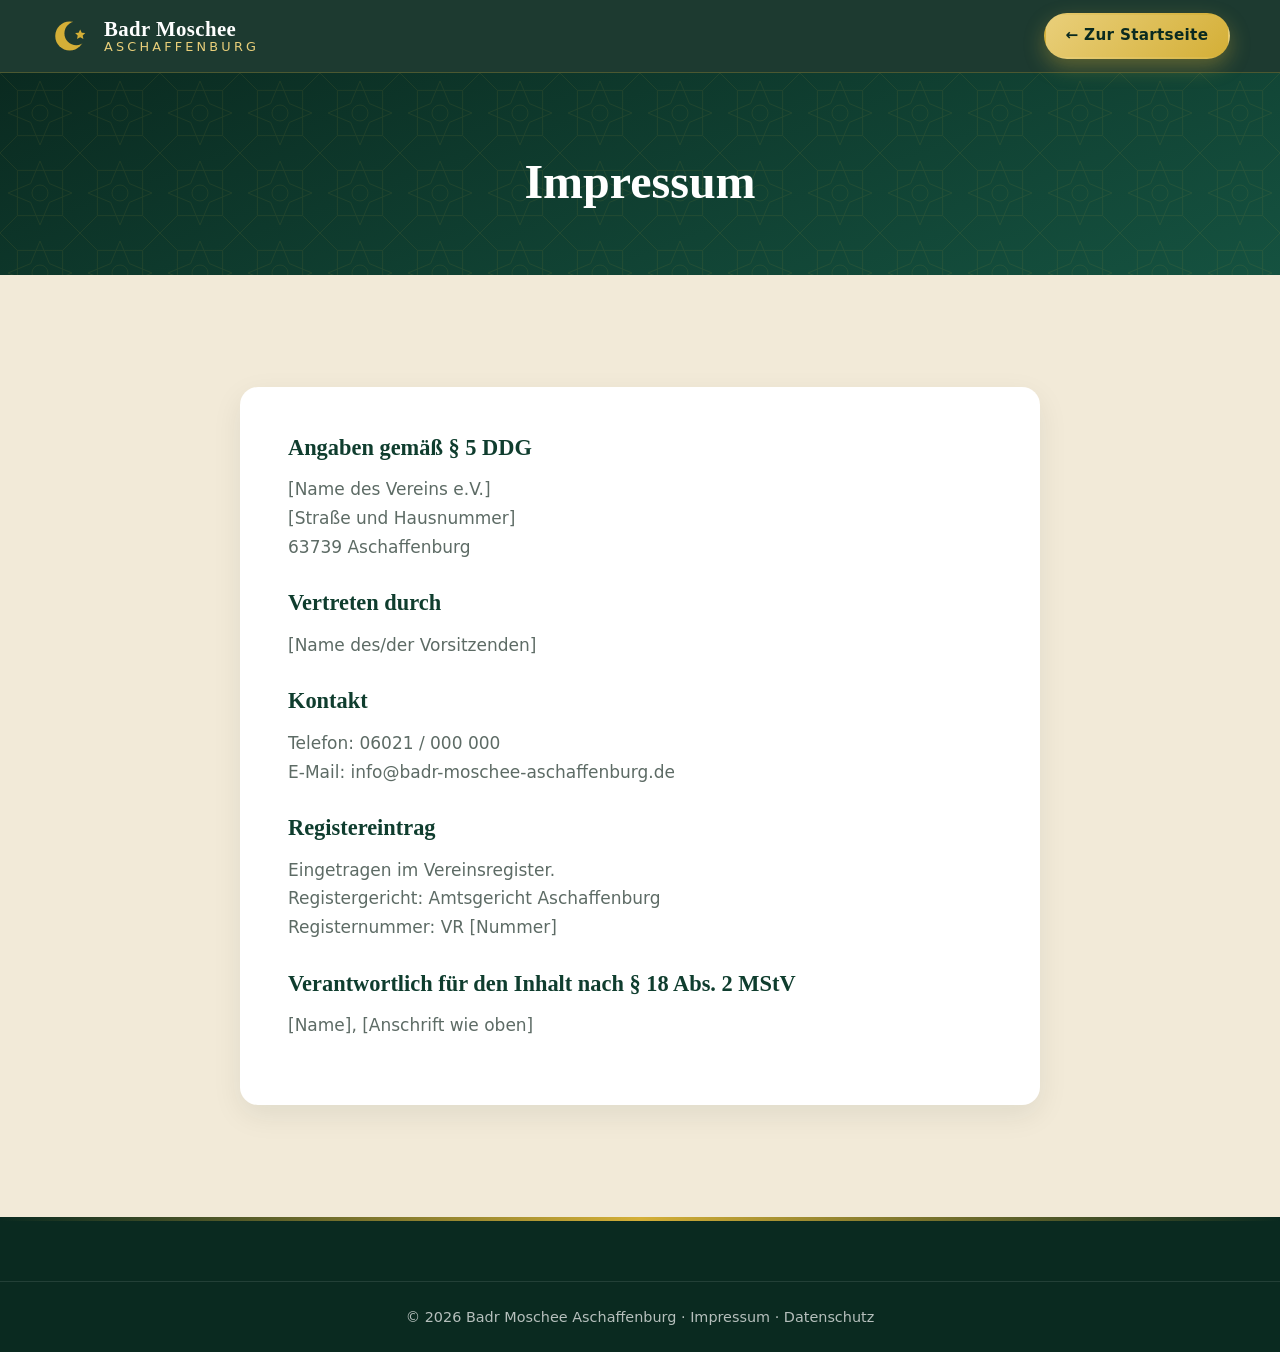
<file: impressum.html>
<!DOCTYPE html>
<html lang="de">
<head>
  <meta charset="UTF-8">
  <meta name="viewport" content="width=device-width, initial-scale=1.0">
  <title>Impressum – Badr Moschee Aschaffenburg</title>
  <meta name="robots" content="noindex">
  <link rel="stylesheet" href="style.css">
</head>
<body>
  <header class="site-header">
    <div class="container nav-wrap">
      <a href="index.html" class="logo">
        <svg class="logo-icon" viewBox="0 0 64 64" aria-hidden="true">
          <mask id="moon1"><rect width="64" height="64" fill="#fff"/><circle cx="40" cy="28" r="18" fill="#000"/></mask><circle cx="30" cy="32" r="22" mask="url(#moon1)"/>
          <path d="M46 22l2.4 5 5.4.6-4 3.7 1.1 5.4-4.9-2.7-4.8 2.7 1-5.4-4-3.7 5.4-.6z"/>
        </svg>
        <span class="logo-text"><strong>Badr Moschee</strong><small>Aschaffenburg</small></span>
      </a>
      <a href="index.html" class="btn btn-gold btn-small">← Zur Startseite</a>
    </div>
  </header>
  <main>
    <section class="page-hero">
      <div class="hero-pattern" aria-hidden="true"></div>
      <h1>Impressum</h1>
    </section>
    <section class="section section-alt">
      <div class="container legal">
        <h2>Angaben gemäß § 5 DDG</h2>
        <p>[Name des Vereins e.V.]<br>[Straße und Hausnummer]<br>63739 Aschaffenburg</p>
        <h2>Vertreten durch</h2>
        <p>[Name des/der Vorsitzenden]</p>
        <h2>Kontakt</h2>
        <p>Telefon: 06021 / 000 000<br>E-Mail: info@badr-moschee-aschaffenburg.de</p>
        <h2>Registereintrag</h2>
        <p>Eingetragen im Vereinsregister.<br>Registergericht: Amtsgericht Aschaffenburg<br>Registernummer: VR [Nummer]</p>
        <h2>Verantwortlich für den Inhalt nach § 18 Abs. 2 MStV</h2>
        <p>[Name], [Anschrift wie oben]</p>
      </div>
    </section>
  </main>
  <footer class="site-footer">
    <div class="footer-bottom">
      <p>© 2026 Badr Moschee Aschaffenburg · <a href="impressum.html">Impressum</a> · <a href="datenschutz.html">Datenschutz</a></p>
    </div>
  </footer>
</body>
</html>
</file>
<file: style.css>
/* =========================================================
   Badr Moschee Aschaffenburg – Stylesheet
   Reines CSS, kein JavaScript, keine externen Schriften
   (DSGVO-freundlich: es werden keine Daten an Dritte gesendet)
   ========================================================= */

:root {
  --green-900: #0a2a20;
  --green-800: #0f3d2e;
  --green-700: #155240;
  --green-600: #1d6b53;
  --gold: #d4af37;
  --gold-light: #e9cf7a;
  --cream: #faf6ec;
  --sand: #f2ead8;
  --text: #1f2a26;
  --muted: #5d6b65;
  --white: #ffffff;

  --radius: 18px;
  --shadow: 0 10px 30px rgba(10, 42, 32, 0.08);
  --shadow-lg: 0 20px 50px rgba(10, 42, 32, 0.18);

  --font-sans: "Segoe UI", system-ui, -apple-system, Roboto, "Helvetica Neue", Arial, sans-serif;
  --font-serif: Georgia, "Times New Roman", serif;
  --font-arabic: "Amiri", "Traditional Arabic", "Scheherazade New", "Geeza Pro", "Noto Naskh Arabic", serif;

  /* Islamisches Sternmuster als SVG */
  --pattern: url("data:image/svg+xml,%3Csvg xmlns='http://www.w3.org/2000/svg' width='80' height='80' viewBox='0 0 80 80'%3E%3Cg fill='none' stroke='%23d4af37' stroke-width='1'%3E%3Cpath d='M40 8l9.4 22.6L72 40l-22.6 9.4L40 72l-9.4-22.6L8 40l22.6-9.4z'/%3E%3Cpath d='M17.4 17.4h45.2v45.2H17.4z'/%3E%3Ccircle cx='40' cy='40' r='8'/%3E%3Cpath d='M0 0l17.4 17.4M80 0L62.6 17.4M0 80l17.4-17.4M80 80L62.6 62.6'/%3E%3C/g%3E%3C/svg%3E");
}

/* ---------- Grundlagen ---------- */
*,
*::before,
*::after { box-sizing: border-box; }

html {
  scroll-behavior: smooth;
  scroll-padding-top: 80px;
}

body {
  margin: 0;
  font-family: var(--font-sans);
  font-size: 1.0625rem;
  line-height: 1.7;
  color: var(--text);
  background: var(--cream);
  -webkit-font-smoothing: antialiased;
}

img, svg { display: block; max-width: 100%; }

a { color: inherit; text-decoration: none; }

h1, h2, h3, h4 {
  font-family: var(--font-serif);
  line-height: 1.2;
  margin: 0 0 .6em;
  color: var(--green-800);
}

h2 { font-size: clamp(2rem, 4vw, 2.75rem); }
h3 { font-size: 1.3rem; }

p { margin: 0 0 1em; }

.container {
  width: min(1180px, 100% - 2.5rem);
  margin-inline: auto;
}

:focus-visible {
  outline: 3px solid var(--gold);
  outline-offset: 3px;
  border-radius: 6px;
}

/* ---------- Buttons ---------- */
.btn {
  display: inline-block;
  padding: .85em 1.8em;
  border-radius: 999px;
  font-weight: 600;
  font-size: 1rem;
  letter-spacing: .02em;
  border: 2px solid transparent;
  cursor: pointer;
  transition: transform .25s ease, box-shadow .25s ease, background .25s ease, color .25s ease;
}

.btn:hover { transform: translateY(-2px); }

.btn-gold {
  background: linear-gradient(135deg, var(--gold-light), var(--gold));
  color: var(--green-900);
  box-shadow: 0 8px 20px rgba(212, 175, 55, .35);
}
.btn-gold:hover { box-shadow: 0 12px 28px rgba(212, 175, 55, .5); }

.btn-outline {
  border-color: rgba(255, 255, 255, .6);
  color: var(--white);
}
.btn-outline:hover {
  background: var(--white);
  color: var(--green-800);
}

.btn-small { padding: .5em 1.3em; font-size: .95rem; }

/* ---------- Header ---------- */
.site-header {
  position: sticky;
  top: 0;
  z-index: 100;
  background: rgba(10, 42, 32, .92);
  backdrop-filter: blur(10px);
  -webkit-backdrop-filter: blur(10px);
  border-bottom: 1px solid rgba(212, 175, 55, .25);
}

.nav-wrap {
  display: flex;
  align-items: center;
  justify-content: space-between;
  min-height: 72px;
}

.logo {
  display: flex;
  align-items: center;
  gap: .75rem;
  color: var(--white);
}

.logo-icon {
  width: 42px;
  height: 42px;
  fill: var(--gold);
}

.logo-text { display: flex; flex-direction: column; line-height: 1.1; }
.logo-text strong { font-family: var(--font-serif); font-size: 1.3rem; letter-spacing: .02em; }
.logo-text small { color: var(--gold-light); font-size: .8rem; letter-spacing: .25em; text-transform: uppercase; }

.main-nav ul {
  display: flex;
  align-items: center;
  gap: 2rem;
  list-style: none;
  margin: 0;
  padding: 0;
}

.main-nav a:not(.btn) {
  color: rgba(255, 255, 255, .85);
  font-weight: 500;
  position: relative;
  padding: .3em 0;
  transition: color .2s;
}

.main-nav a:not(.btn)::after {
  content: "";
  position: absolute;
  left: 0;
  bottom: 0;
  width: 100%;
  height: 2px;
  background: var(--gold);
  transform: scaleX(0);
  transform-origin: right;
  transition: transform .3s ease;
}

.main-nav a:not(.btn):hover { color: var(--white); }
.main-nav a:not(.btn):hover::after { transform: scaleX(1); transform-origin: left; }

/* Mobile Menü-Schalter */
.nav-toggle { position: absolute; opacity: 0; pointer-events: none; }

.nav-toggle-label {
  display: none;
  width: 44px;
  height: 44px;
  cursor: pointer;
  position: relative;
}

.nav-toggle-label span,
.nav-toggle-label span::before,
.nav-toggle-label span::after {
  position: absolute;
  left: 10px;
  width: 24px;
  height: 2px;
  background: var(--white);
  border-radius: 2px;
  transition: transform .3s ease, top .3s ease, background .3s;
}

.nav-toggle-label span { top: 21px; }
.nav-toggle-label span::before { content: ""; left: 0; top: -8px; }
.nav-toggle-label span::after  { content: ""; left: 0; top: 8px; }

.nav-toggle:focus-visible + .nav-toggle-label {
  outline: 3px solid var(--gold);
  border-radius: 8px;
}

/* ---------- Hero ---------- */
.hero {
  position: relative;
  overflow: hidden;
  min-height: calc(100vh - 72px);
  min-height: calc(100svh - 72px);
  display: grid;
  place-items: center;
  text-align: center;
  color: var(--white);
  background:
    radial-gradient(ellipse at 50% 0%, rgba(212, 175, 55, .18), transparent 60%),
    radial-gradient(ellipse at 50% 120%, var(--green-600), transparent 60%),
    linear-gradient(160deg, var(--green-900), var(--green-800) 55%, var(--green-700));
  padding: 6rem 0 9rem;
}

.hero-pattern {
  position: absolute;
  inset: 0;
  background-image: var(--pattern);
  background-size: 80px 80px;
  opacity: .09;
  pointer-events: none;
}

.hero-content { position: relative; z-index: 1; max-width: 860px; }

.arabic {
  font-family: var(--font-arabic);
  font-size: clamp(1.8rem, 4.5vw, 2.8rem);
  color: var(--gold-light);
  margin-bottom: .2em;
  line-height: 1.6;
}

.hero-sub {
  font-style: italic;
  color: rgba(255, 255, 255, .7);
  margin-bottom: 2rem;
  font-size: .98rem;
}

.hero h1 {
  color: var(--white);
  font-size: clamp(2.2rem, 6vw, 4.2rem);
  font-weight: 400;
}

.hero h1 span {
  display: inline-block;
  font-weight: 700;
  background: linear-gradient(90deg, var(--gold-light), var(--gold), var(--gold-light));
  -webkit-background-clip: text;
  background-clip: text;
  color: transparent;
}

.hero-text {
  font-size: clamp(1.05rem, 2vw, 1.25rem);
  color: rgba(255, 255, 255, .85);
  max-width: 620px;
  margin: 1.5rem auto 2.5rem;
}

.hero-actions { display: flex; gap: 1rem; justify-content: center; flex-wrap: wrap; }

.hero-content > * { animation: rise .9s ease both; }
.hero-content > *:nth-child(2) { animation-delay: .1s; }
.hero-content > *:nth-child(3) { animation-delay: .2s; }
.hero-content > *:nth-child(4) { animation-delay: .3s; }
.hero-content > *:nth-child(5) { animation-delay: .4s; }

@keyframes rise {
  from { opacity: 0; transform: translateY(24px); }
  to   { opacity: 1; transform: none; }
}

/* Bogen-Silhouette am unteren Rand */
.hero-arch {
  position: absolute;
  left: 0;
  right: 0;
  bottom: -1px;
  height: 90px;
  background: var(--cream);
  -webkit-mask: radial-gradient(75% 100% at 50% 0%, transparent 99%, #000 100%);
          mask: radial-gradient(75% 100% at 50% 0%, transparent 99%, #000 100%);
}

/* ---------- Abschnitte ---------- */
.section { padding: clamp(4rem, 9vw, 7rem) 0; position: relative; }

.section-alt { background: var(--sand); }

.section-dark {
  background: linear-gradient(160deg, var(--green-900), var(--green-700));
  color: var(--white);
  overflow: hidden;
}

.section-head {
  text-align: center;
  max-width: 680px;
  margin: 0 auto 3.5rem;
}

.section-head p { color: var(--muted); }
.section-head.light h2 { color: var(--white); }
.section-head.light p { color: rgba(255, 255, 255, .75); }

.eyebrow {
  display: inline-flex;
  align-items: center;
  gap: .75rem;
  font-size: .8rem;
  font-weight: 700;
  letter-spacing: .3em;
  text-transform: uppercase;
  color: var(--gold);
  margin-bottom: .9rem;
}

.eyebrow::before,
.eyebrow::after {
  content: "";
  width: 28px;
  height: 1px;
  background: currentColor;
}

/* ---------- Gebetszeiten ---------- */
.prayer-grid {
  display: grid;
  grid-template-columns: repeat(6, 1fr);
  gap: 1.25rem;
}

.prayer-card {
  position: relative;
  background: var(--white);
  border-radius: var(--radius);
  padding: 2rem 1rem 1.6rem;
  text-align: center;
  box-shadow: var(--shadow);
  border: 1px solid rgba(212, 175, 55, .2);
  transition: transform .3s ease, box-shadow .3s ease;
  overflow: hidden;
}

.prayer-card::before {
  content: "";
  position: absolute;
  top: 0; left: 0; right: 0;
  height: 4px;
  background: linear-gradient(90deg, var(--gold-light), var(--gold));
  transform: scaleX(0);
  transition: transform .35s ease;
}

.prayer-card:hover { transform: translateY(-6px); box-shadow: var(--shadow-lg); }
.prayer-card:hover::before { transform: scaleX(1); }

.prayer-ar {
  font-family: var(--font-arabic);
  font-size: 1.5rem;
  color: var(--gold);
  display: block;
  line-height: 1.4;
}

.prayer-card h3 { font-size: 1.1rem; margin: .3em 0 .5em; }

.prayer-time {
  font-size: 2rem;
  font-weight: 700;
  color: var(--green-800);
  margin: 0;
  font-variant-numeric: tabular-nums;
}

.iqama { font-size: .88rem; color: var(--muted); margin: .2em 0 0; }

.jumua {
  margin-top: 2.5rem;
  display: flex;
  align-items: center;
  gap: 1.5rem;
  padding: 1.8rem 2rem;
  border-radius: var(--radius);
  background: linear-gradient(135deg, var(--green-800), var(--green-600));
  color: var(--white);
  box-shadow: var(--shadow-lg);
}

.jumua h3 { color: var(--gold-light); margin-bottom: .25em; }
.jumua p { margin: 0; color: rgba(255, 255, 255, .9); }

.jumua-icon {
  flex-shrink: 0;
  width: 64px;
  height: 64px;
  border-radius: 50%;
  display: grid;
  place-items: center;
  background: rgba(212, 175, 55, .15);
  border: 1px solid rgba(212, 175, 55, .5);
}
.jumua-icon svg { width: 30px; fill: var(--gold); }

.note { text-align: center; color: var(--muted); font-size: .9rem; margin-top: 1.5rem; }

/* ---------- Über uns ---------- */
.about {
  display: grid;
  grid-template-columns: 1.1fr .9fr;
  gap: 4rem;
  align-items: center;
}

.about-text .eyebrow::before { display: none; }

.values {
  list-style: none;
  padding: 0;
  margin: 2rem 0 0;
  display: grid;
  grid-template-columns: 1fr 1fr;
  gap: .9rem 1.5rem;
}

.values li { font-weight: 600; color: var(--green-800); display: flex; gap: .6rem; }
.values span { color: var(--gold); }

.arch-frame {
  aspect-ratio: 3 / 4;
  max-width: 400px;
  margin-inline: auto;
  padding: 14px;
  border-radius: 200px 200px 24px 24px;
  background: linear-gradient(160deg, var(--gold-light), var(--gold));
  box-shadow: var(--shadow-lg);
}

.arch-inner {
  height: 100%;
  border-radius: 186px 186px 14px 14px;
  background:
    var(--pattern) center / 60px 60px,
    linear-gradient(170deg, var(--green-700), var(--green-900));
  display: flex;
  flex-direction: column;
  justify-content: center;
  align-items: center;
  text-align: center;
  padding: 3rem 2rem;
  color: var(--white);
  position: relative;
  overflow: hidden;
}

.arch-inner::before {
  content: "";
  position: absolute;
  inset: 0;
  background: radial-gradient(circle at 50% 40%, rgba(15, 61, 46, .4), rgba(10, 42, 32, .92) 75%);
}

.arch-inner > * { position: relative; }

.ayah {
  font-family: var(--font-arabic);
  font-size: 2rem;
  color: var(--gold-light);
  line-height: 1.8;
  margin-bottom: .5em;
}

.ayah-de { font-family: var(--font-serif); font-style: italic; font-size: 1.1rem; }
.ayah-ref { font-size: .8rem; letter-spacing: .2em; text-transform: uppercase; color: var(--gold); margin: 0; }

.stats {
  margin-top: 5rem;
  display: grid;
  grid-template-columns: repeat(4, 1fr);
  gap: 1.25rem;
}

.stat {
  background: var(--white);
  border-radius: var(--radius);
  padding: 1.8rem 1rem;
  text-align: center;
  box-shadow: var(--shadow);
}

.stat strong {
  display: block;
  font-family: var(--font-serif);
  font-size: 2.6rem;
  color: var(--gold);
  line-height: 1.1;
}

.stat span { color: var(--muted); font-size: .95rem; }

/* ---------- Angebote ---------- */
.cards {
  display: grid;
  grid-template-columns: repeat(3, 1fr);
  gap: 1.75rem;
}

.card {
  background: var(--white);
  border-radius: var(--radius);
  padding: 2.2rem 2rem;
  box-shadow: var(--shadow);
  border: 1px solid transparent;
  transition: transform .3s ease, box-shadow .3s ease, border-color .3s ease;
}

.card:hover {
  transform: translateY(-6px);
  box-shadow: var(--shadow-lg);
  border-color: rgba(212, 175, 55, .45);
}

.card p { color: var(--muted); margin: 0; }

.card-icon {
  width: 58px;
  height: 58px;
  border-radius: 16px;
  display: grid;
  place-items: center;
  margin-bottom: 1.3rem;
  background: linear-gradient(135deg, var(--green-800), var(--green-600));
  transition: transform .3s ease;
}

.card:hover .card-icon { transform: rotate(-6deg) scale(1.06); }

.card-icon svg {
  width: 28px;
  height: 28px;
  fill: none;
  stroke: var(--gold-light);
  stroke-width: 1.7;
  stroke-linecap: round;
  stroke-linejoin: round;
}

/* ---------- Veranstaltungen ---------- */
.section-dark .container { position: relative; z-index: 1; }

.events {
  display: grid;
  grid-template-columns: repeat(2, 1fr);
  gap: 1.25rem;
}

.event {
  display: flex;
  align-items: center;
  gap: 1.5rem;
  padding: 1.4rem;
  border-radius: var(--radius);
  background: rgba(255, 255, 255, .06);
  border: 1px solid rgba(212, 175, 55, .25);
  transition: background .3s ease, transform .3s ease;
}

.event:hover { background: rgba(255, 255, 255, .11); transform: translateX(4px); }

.event-date {
  flex-shrink: 0;
  width: 92px;
  height: 92px;
  border-radius: 14px;
  background: linear-gradient(135deg, var(--gold-light), var(--gold));
  color: var(--green-900);
  display: flex;
  flex-direction: column;
  align-items: center;
  justify-content: center;
  text-align: center;
  line-height: 1.1;
}

.event-date span { font-family: var(--font-serif); font-size: 1.9rem; font-weight: 700; }
.event-date small { font-size: .72rem; font-weight: 600; margin-top: .2rem; }

.event h3 { color: var(--white); margin-bottom: .25em; }
.event p { margin: 0; color: rgba(255, 255, 255, .75); }

/* ---------- Spenden ---------- */
.donate {
  display: grid;
  grid-template-columns: 1.1fr .9fr;
  gap: 4rem;
  align-items: center;
}

.donate-text .eyebrow::before { display: none; }

blockquote {
  margin: 2rem 0 0;
  padding: 1.2rem 1.5rem;
  border-left: 4px solid var(--gold);
  background: var(--sand);
  border-radius: 0 12px 12px 0;
  font-family: var(--font-serif);
  font-style: italic;
  font-size: 1.15rem;
  color: var(--green-800);
}

cite { display: block; margin-top: .5rem; font-size: .9rem; color: var(--muted); font-style: normal; font-family: var(--font-sans); }

.bank-card {
  position: relative;
  overflow: hidden;
  padding: 2.5rem;
  border-radius: 24px;
  color: var(--white);
  background: linear-gradient(145deg, var(--green-800), var(--green-900));
  box-shadow: var(--shadow-lg);
  border: 1px solid rgba(212, 175, 55, .4);
}

.bank-card h3 { color: var(--gold-light); }

.bank-card dl { margin: 0 0 1.5rem; }
.bank-card dt { font-size: .75rem; letter-spacing: .2em; text-transform: uppercase; color: var(--gold); margin-top: 1rem; }
.bank-card dd { margin: .15rem 0 0; font-size: 1.1rem; }
.mono { font-family: ui-monospace, "SF Mono", Consolas, monospace; letter-spacing: .05em; }
.small { font-size: .9rem; color: rgba(255, 255, 255, .7); margin: 0; }

/* ---------- Kontakt ---------- */
.contact-grid {
  display: grid;
  grid-template-columns: repeat(3, 1fr);
  gap: 1.75rem;
  margin-bottom: 3rem;
}

.contact-item {
  background: var(--white);
  border-radius: var(--radius);
  padding: 2rem;
  box-shadow: var(--shadow);
}

.contact-item address { font-style: normal; margin-bottom: .8rem; color: var(--muted); }
.contact-item p { color: var(--muted); margin: 0; }

.link {
  color: var(--green-600);
  font-weight: 600;
  word-break: break-word;
  background: linear-gradient(var(--gold), var(--gold)) left bottom / 0 2px no-repeat;
  transition: background-size .3s ease, color .2s;
}
.link:hover { background-size: 100% 2px; color: var(--green-800); }

.contact-form {
  max-width: 780px;
  margin-inline: auto;
  background: var(--white);
  border-radius: 24px;
  padding: clamp(1.75rem, 4vw, 3rem);
  box-shadow: var(--shadow-lg);
  border-top: 5px solid var(--gold);
  display: grid;
  gap: 1.2rem;
}

.contact-form h3 { text-align: center; font-size: 1.6rem; }

.form-row { display: grid; grid-template-columns: 1fr 1fr; gap: 1.2rem; }

.contact-form label {
  display: grid;
  gap: .4rem;
  font-weight: 600;
  font-size: .95rem;
  color: var(--green-800);
}

.contact-form input,
.contact-form select,
.contact-form textarea {
  width: 100%;
  font: inherit;
  font-weight: 400;
  color: var(--text);
  padding: .85em 1em;
  border: 1.5px solid #dcd3bf;
  border-radius: 12px;
  background: var(--cream);
  transition: border-color .2s, box-shadow .2s, background .2s;
}

.contact-form textarea { resize: vertical; }

.contact-form input:focus,
.contact-form select:focus,
.contact-form textarea:focus {
  outline: none;
  border-color: var(--gold);
  background: var(--white);
  box-shadow: 0 0 0 4px rgba(212, 175, 55, .2);
}

.contact-form button { justify-self: center; margin-top: .5rem; }

/* ---------- Footer ---------- */
.site-footer {
  background: var(--green-900);
  color: rgba(255, 255, 255, .7);
  padding-top: 4rem;
  position: relative;
}

.site-footer::before {
  content: "";
  position: absolute;
  top: 0; left: 0; right: 0;
  height: 4px;
  background: linear-gradient(90deg, transparent, var(--gold), transparent);
}

.footer-grid {
  display: grid;
  grid-template-columns: 2fr 1fr 1fr;
  gap: 3rem;
  padding-bottom: 3rem;
}

.logo-footer { margin-bottom: 1rem; }

.site-footer h4 { color: var(--gold-light); font-family: var(--font-sans); font-size: .85rem; letter-spacing: .2em; text-transform: uppercase; }

.site-footer ul { list-style: none; margin: 0; padding: 0; display: grid; gap: .5rem; }
.site-footer ul a { transition: color .2s, padding .2s; }
.site-footer ul a:hover { color: var(--gold-light); padding-left: 4px; }

.footer-bottom {
  border-top: 1px solid rgba(255, 255, 255, .1);
  padding: 1.4rem 1.25rem;
  display: flex;
  justify-content: center;
  align-items: center;
  gap: 1.5rem;
  font-size: .9rem;
}
.footer-bottom p { margin: 0; }

.to-top {
  width: 40px;
  height: 40px;
  border-radius: 50%;
  display: grid;
  place-items: center;
  border: 1px solid var(--gold);
  color: var(--gold);
  transition: background .2s, color .2s;
}
.to-top:hover { background: var(--gold); color: var(--green-900); }

/* ---------- Unterseiten (Impressum / Datenschutz) ---------- */
.page-hero {
  position: relative;
  overflow: hidden;
  text-align: center;
  padding: 5rem 0 4rem;
  background: linear-gradient(160deg, var(--green-900), var(--green-700));
}
.page-hero h1 { color: var(--white); font-size: clamp(2rem, 5vw, 3rem); position: relative; margin: 0; }

.legal {
  max-width: 800px;
  background: var(--white);
  border-radius: var(--radius);
  box-shadow: var(--shadow);
  padding: clamp(1.75rem, 4vw, 3rem);
}
.legal h2 { font-size: 1.4rem; margin-top: 1.8rem; }
.legal h2:first-child { margin-top: 0; }
.legal p { color: var(--muted); }

/* =========================================================
   Responsive
   ========================================================= */
@media (max-width: 1080px) {
  .prayer-grid { grid-template-columns: repeat(3, 1fr); }
  .cards { grid-template-columns: repeat(2, 1fr); }
}

@media (max-width: 900px) {
  .nav-toggle-label { display: block; }

  .main-nav {
    position: absolute;
    top: 72px;
    left: 0;
    right: 0;
    background: var(--green-900);
    border-bottom: 1px solid rgba(212, 175, 55, .3);
    max-height: 0;
    overflow: hidden;
    transition: max-height .4s ease;
  }

  .main-nav ul {
    flex-direction: column;
    gap: 0;
    padding: .5rem 1.25rem 1.5rem;
  }

  .main-nav li { width: 100%; text-align: center; }
  .main-nav a:not(.btn) { display: block; padding: .9rem 0; }
  .main-nav a:not(.btn)::after { display: none; }
  .main-nav .btn { margin-top: .8rem; }

  .nav-toggle:checked ~ .main-nav { max-height: 480px; }
  .nav-toggle:checked + .nav-toggle-label span { background: transparent; }
  .nav-toggle:checked + .nav-toggle-label span::before { top: 0; transform: rotate(45deg); }
  .nav-toggle:checked + .nav-toggle-label span::after  { top: 0; transform: rotate(-45deg); }

  .about,
  .donate { grid-template-columns: 1fr; gap: 3rem; }

  .stats { grid-template-columns: repeat(2, 1fr); }
  .events { grid-template-columns: 1fr; }
  .contact-grid { grid-template-columns: 1fr; }
  .footer-grid { grid-template-columns: 1fr 1fr; }
  .footer-grid > :first-child { grid-column: 1 / -1; }
}

@media (max-width: 600px) {
  body { font-size: 1rem; }
  .prayer-grid { grid-template-columns: repeat(2, 1fr); gap: 1rem; }
  .prayer-time { font-size: 1.7rem; }
  .cards { grid-template-columns: 1fr; }
  .values { grid-template-columns: 1fr; }
  .form-row { grid-template-columns: 1fr; }
  .jumua { flex-direction: column; text-align: center; padding: 1.6rem; }
  .event { gap: 1rem; }
  .event-date { width: 76px; height: 76px; }
  .event-date span { font-size: 1.5rem; }
  .hero { padding: 4rem 0 7rem; }
  .hero h1 br { display: none; }
  .hero-arch { height: 50px; }
  .stat strong { font-size: 2.1rem; }
}

/* Weniger Bewegung für Nutzer, die das bevorzugen */
@media (prefers-reduced-motion: reduce) {
  html { scroll-behavior: auto; }
  *, *::before, *::after { animation: none !important; transition: none !important; }
}

/* Druckansicht */
@media print {
  .site-header, .hero-actions, .contact-form, .to-top { display: none; }
  .hero, .section-dark { background: none; color: #000; }
  .hero h1, .hero h1 span, .event h3 { color: #000; -webkit-text-fill-color: #000; }
}
</file>
